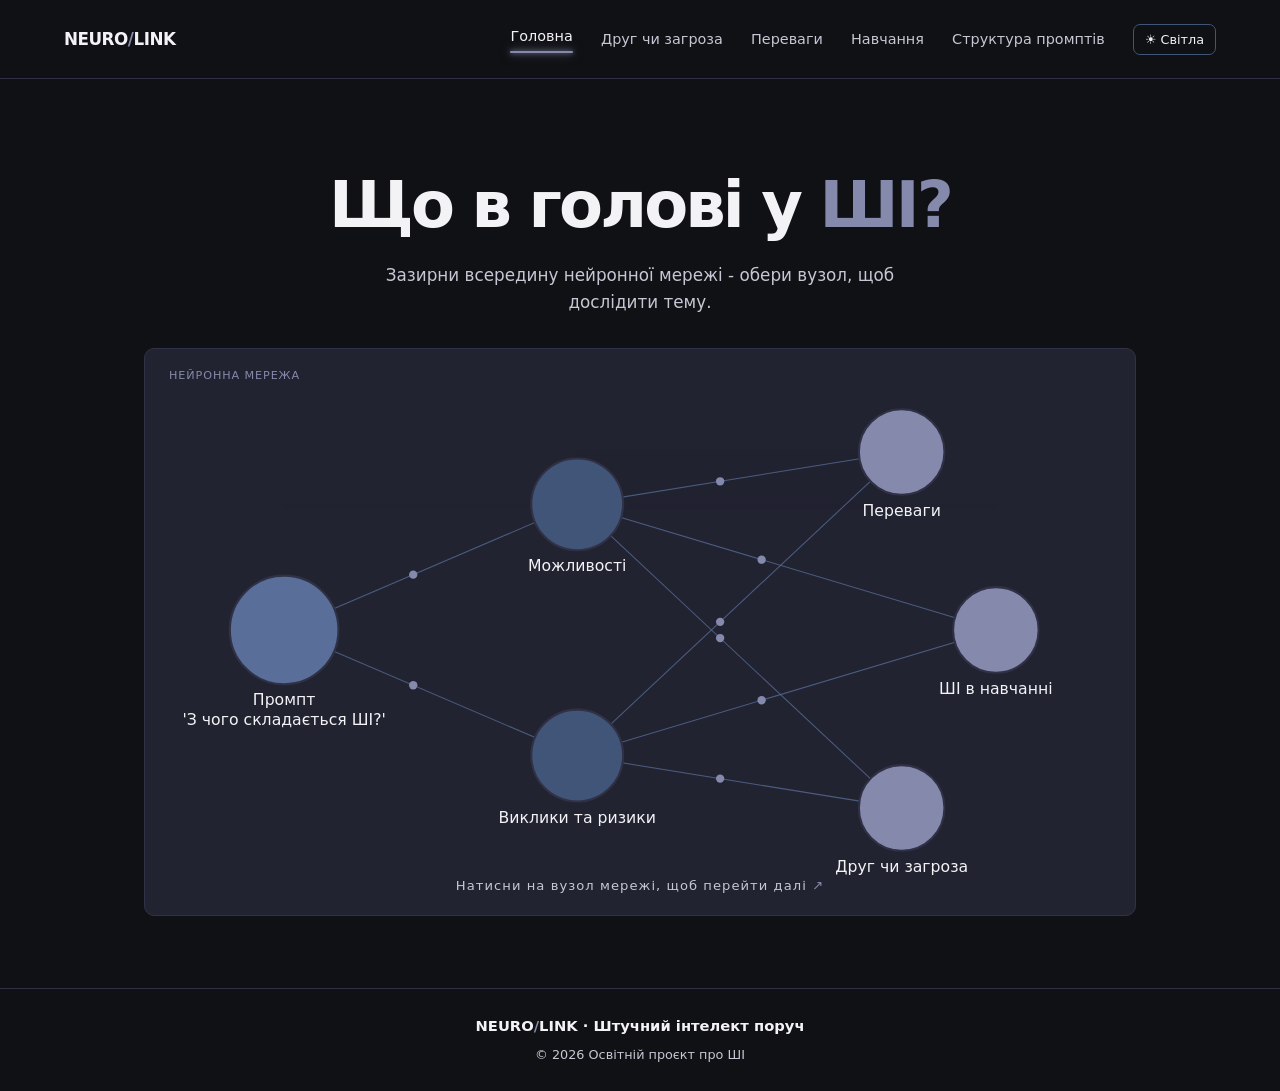
<file: index.html>
<!DOCTYPE html>
<html lang="uk">
<head>
  <meta charset="UTF-8">
  <meta name="viewport" content="width=device-width, initial-scale=1.0">
  <meta name="theme-color" content="#101115">
  <link rel="stylesheet" href="styles.css">
  <title>Що в голові у ШІ? — Нейронна мережа</title>
  <script src="main.js" defer></script>
  <script src="network.js" defer></script>
</head>
<body>
  <header id="site-header"></header>
  <main>
    <section class="network-hero" aria-labelledby="page-title">
      <h1 id="page-title">Що в голові у <span>ШІ?</span></h1>
      <p class="network-intro">Зазирни всередину нейронної мережі - обери вузол, щоб дослідити тему.</p>
      <div class="network-panel">
        <div class="panel-label"><span>НЕЙРОННА МЕРЕЖА</span></div>
        <svg id="net" viewBox="0 0 900 470" role="img" aria-label="Інтерактивна схема нейронної мережі"></svg>
        <p class="network-hint">Натисни на вузол мережі, щоб перейти далі <span>↗</span></p>
      </div>
    </section>
  </main>
  <footer id="site-footer"></footer>
</body>
</html>
</file>
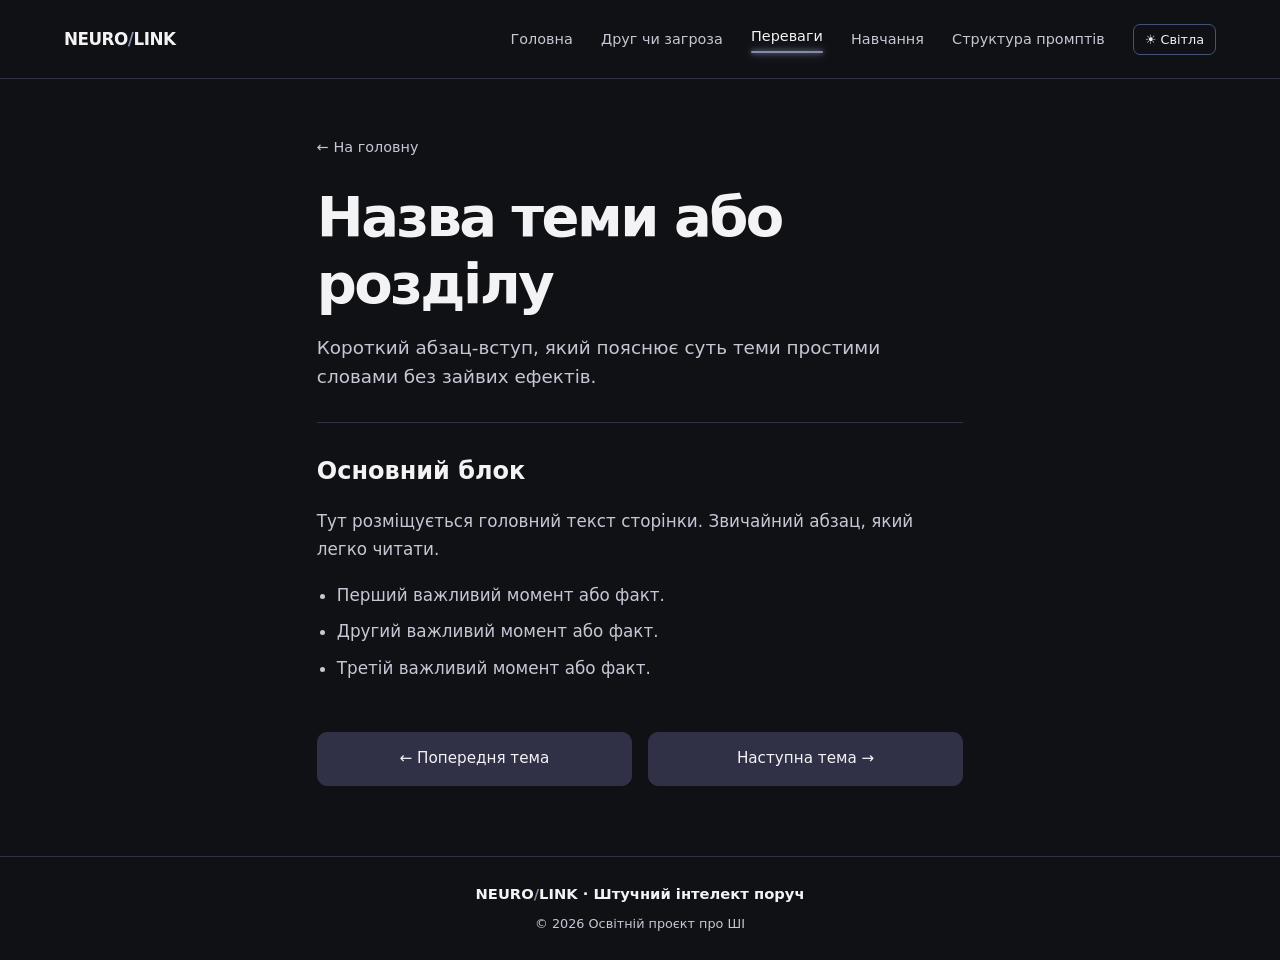
<file: advantagesAI.html>
<!DOCTYPE html>
<html lang="uk">
<head>
    <meta charset="UTF-8">
    <meta name="viewport" content="width=device-width, initial-scale=1.0">
    <meta name="theme-color" content="#101115">
    <link rel="stylesheet" href="styles.css">
    <title>Проста сторінка — NEURO/LINK</title>
    <script src="main.js" defer></script>
</head>
<body>
    <header id="site-header"></header>

    <main class="simple-main">
        <!-- Посилання назад -->
        <a class="simple-back" href="index.html">← На головну</a>

        <!-- Заголовок -->
        <h1 class="simple-title">Назва теми або розділу</h1>
        <p class="simple-lead">Короткий абзац-вступ, який пояснює суть теми простими словами без зайвих ефектів.</p>

        <hr class="simple-divider">

        <!-- Основний контент (перехідник / блоки тексту) -->
        <div class="simple-content">
            <h2>Основний блок</h2>
            <p>Тут розміщується головний текст сторінки. Звичайний абзац, який легко читати.</p>
            
            <ul>
                <li>Перший важливий момент або факт.</li>
                <li>Другий важливий момент або факт.</li>
                <li>Третій важливий момент або факт.</li>
            </ul>
        </div>

        <!-- Блок переходу на інші сторінки -->
        <div class="simple-links">
            <a href="friend or threat.html" class="btn-link">← Попередня тема</a>
            <a href="education.html" class="btn-link">Наступна тема →</a>
        </div>
    </main>

    <footer id="site-footer"></footer>
</body>
</html>
</file>
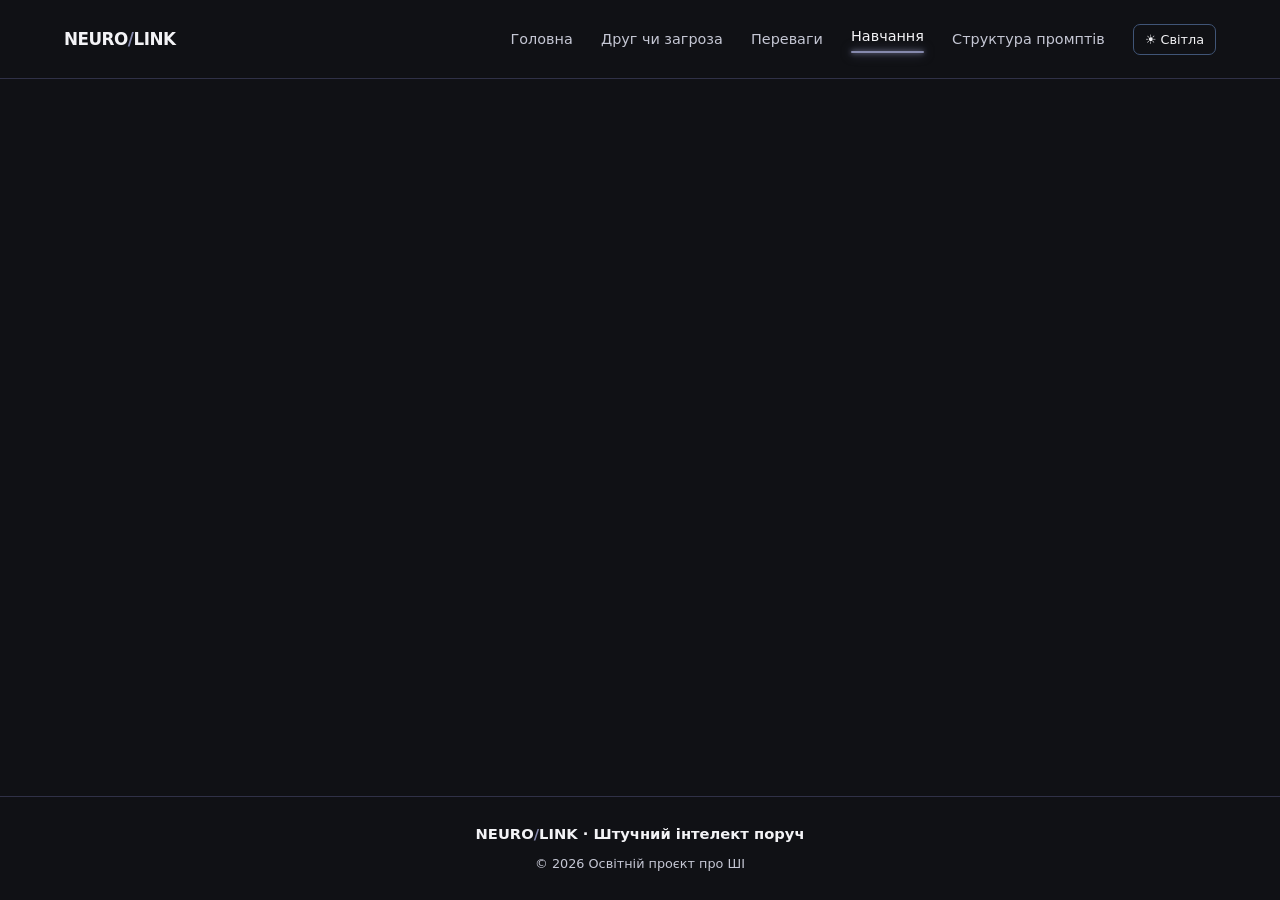
<file: education.html>
<!DOCTYPE html>
<html lang="uk">
<head>
    <meta charset="UTF-8">
    <meta name="viewport" content="width=device-width, initial-scale=1.0">
    <meta name="theme-color" content="#101115">
    <link rel="stylesheet" href="styles.css">
    <title>ШІ в навчанні</title>
    <script src="main.js" defer></script>
</head>
<body>
    <header id="site-header"></header>

    <main>
    </main>

    <footer id="site-footer"></footer>
</body>
</html>
</file>
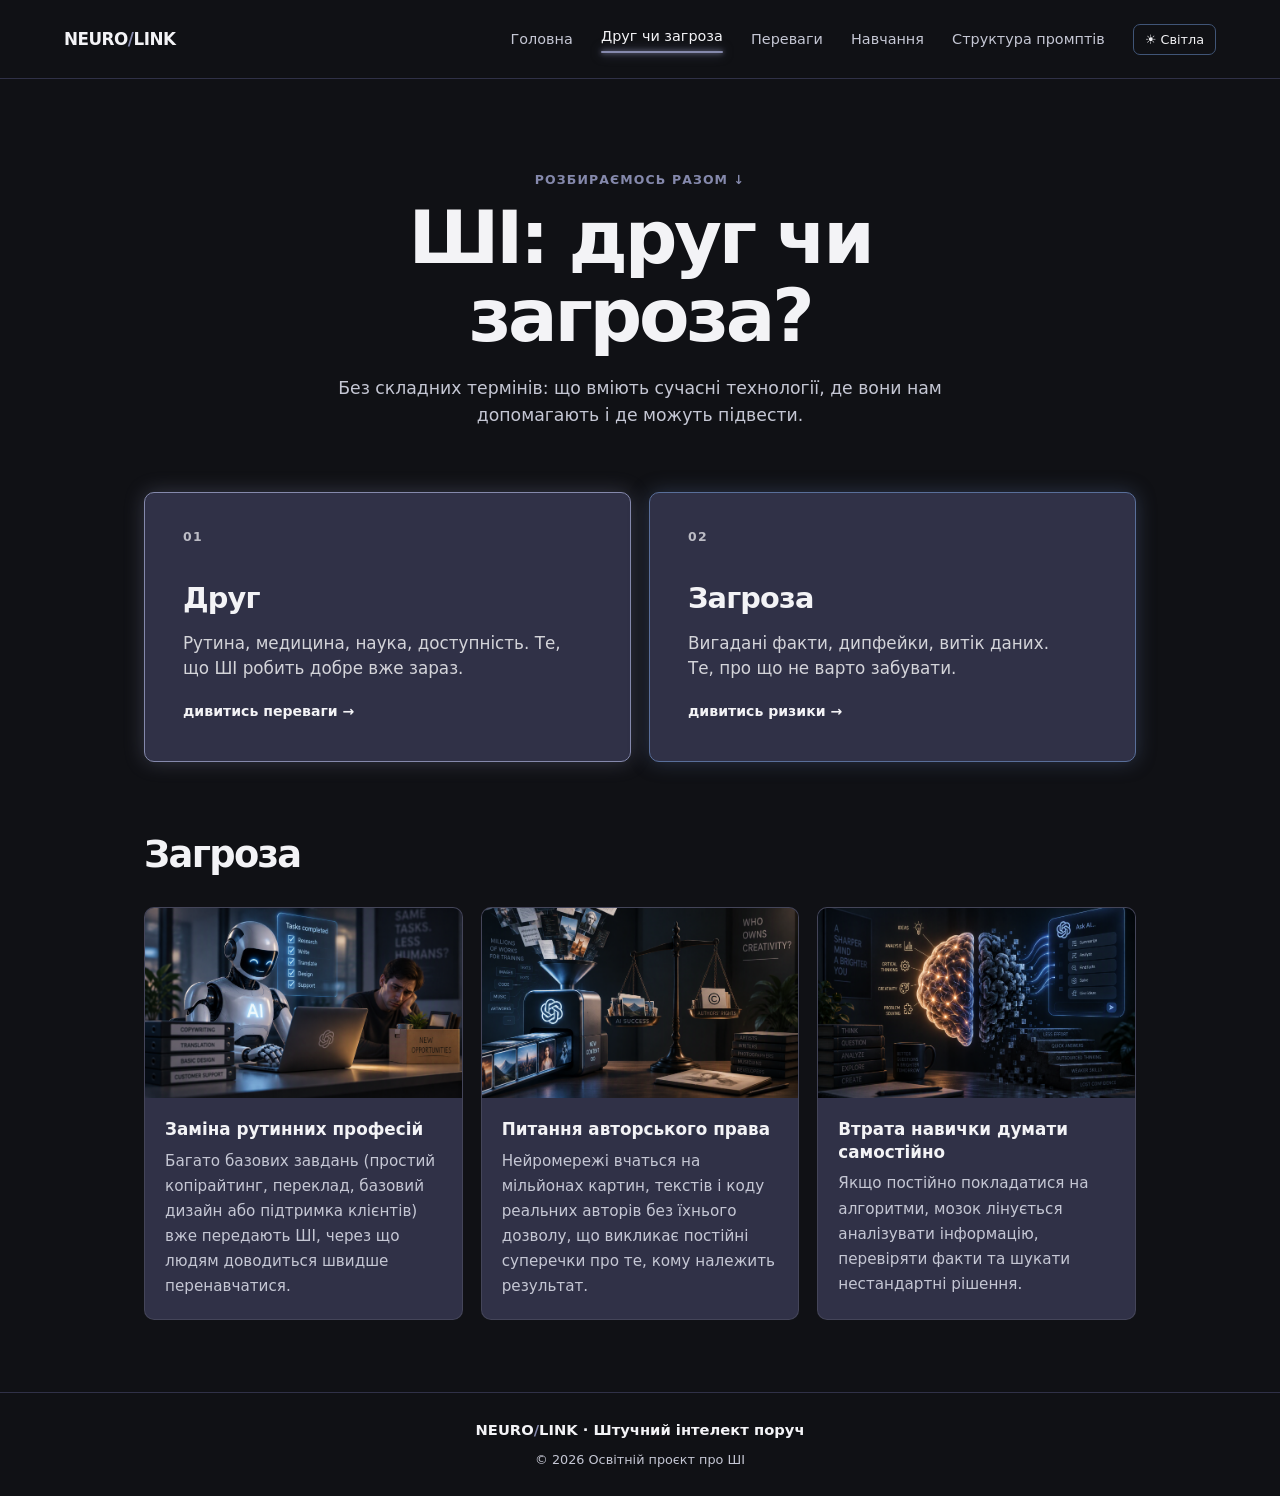
<file: friend or threat.html>
<!DOCTYPE html>
<html lang="uk">
<head>
    <meta charset="UTF-8">
    <meta name="viewport" content="width=device-width, initial-scale=1.0">
    <meta name="theme-color" content="#101115">
    <link rel="stylesheet" href="styles.css">
    <title>Штучний інтелект: друг чи загроза?</title>
    <script src="main.js" defer></script>
</head>
<body>
    <header id="site-header"></header>
 
    <main>
        <section class="hero">
            <p class="note">розбираємось разом ↓</p>
            <h1>ШІ: друг чи загроза?</h1>
            <p class="sub">
                Без складних термінів: що вміють сучасні технології,
                де вони нам допомагають і де можуть підвести.
            </p>
        </section>
 
        <!-- Дві половинки: наводиш мишкою - одна розширюється -->
        <section class="split">
            <a class="half good" href="advantagesAI.html">
                <span class="num">01</span>
                <h2>Друг</h2>
                <p>Рутина, медицина, наука, доступність. Те, що ШІ робить добре вже зараз.</p>
                <span class="go">дивитись переваги →</span>
            </a>
 
            <a class="half bad" href="#risks">
                <span class="num">02</span>
                <h2>Загроза</h2>
                <p>Вигадані факти, дипфейки, витік даних. Те, про що не варто забувати.</p>
                <span class="go">дивитись ризики →</span>
            </a>
        </section>
 
        <!-- <p class="bottom">
            А ще є окрема тема для школярів і студентів:
            <a href="education.html">ШІ в навчанні</a>
        </p> -->
        <h2 class="risk-heading" id="risks">Загроза</h2>
        <div class="cards-container">

    <!-- Карточка 1 -->
    <div class="info-card">
        <img src="Designer.png" alt="Заміна рутинних професій" class="card-image">
        <div class="card-content">
            <h3 class="card-title">Заміна рутинних професій</h3>
            <p class="card-text">Багато базових завдань (простий копірайтинг, переклад, базовий дизайн або підтримка клієнтів) вже передають ШІ, через що людям доводиться швидше перенавчатися.</p>
        </div>
    </div>

    <!-- Карточка 2 -->
    <div class="info-card">
        <img src="authorlaw.png" alt="Питання авторського права" class="card-image">
        <div class="card-content">
            <h3 class="card-title">Питання авторського права</h3>
            <p class="card-text">Нейромережі вчаться на мільйонах картин, текстів і коду реальних авторів без їхнього дозволу, що викликає постійні суперечки про те, кому належить результат.</p>
        </div>
    </div>

    <!-- Карточка 3 -->
    <div class="info-card">
        <img src="думнеи.png" alt="Втрата навички думати самостійно" class="card-image">
        <div class="card-content">
            <h3 class="card-title">Втрата навички думати самостійно</h3>
            <p class="card-text">Якщо постійно покладатися на алгоритми, мозок лінується аналізувати інформацію, перевіряти факти та шукати нестандартні рішення.</p>
        </div>
    </div>

</div>
    
        
    </main>
 
    <footer id="site-footer"></footer>
</body>
</html>
</file>
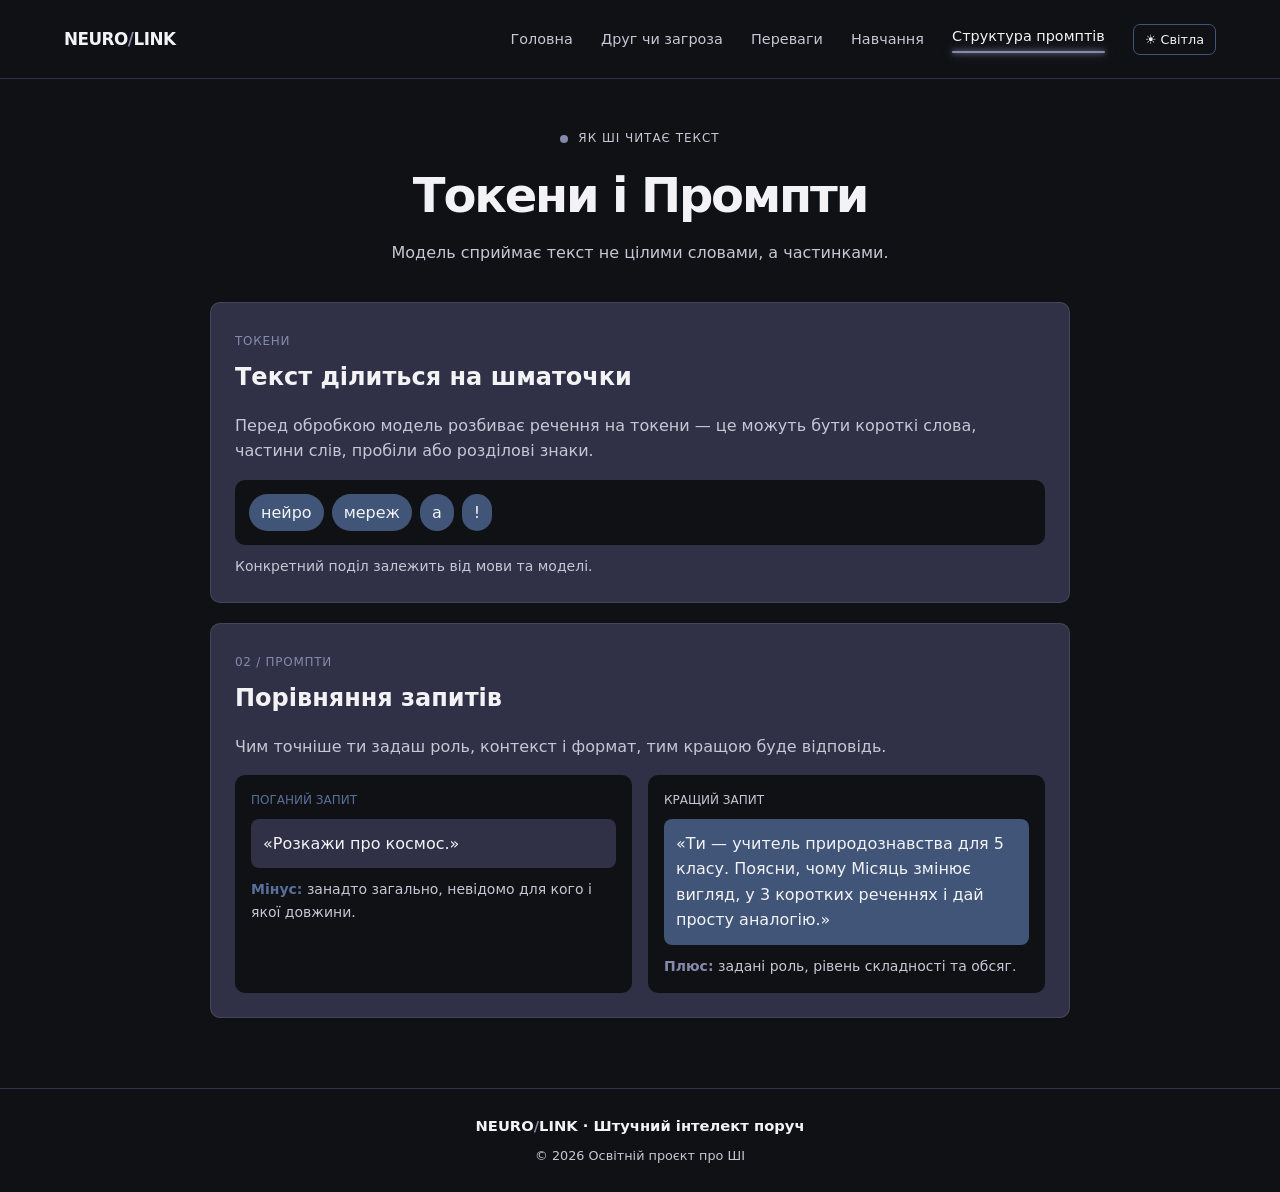
<file: prompt.html>
<!DOCTYPE html>
<html lang="uk">
<head>
  <meta charset="UTF-8">
  <meta name="viewport" content="width=device-width, initial-scale=1.0">
  <meta name="theme-color" content="#101115">
  <meta name="description" content="Як токени та промпти допомагають спілкуватися зі штучним інтелектом.">
  <link rel="stylesheet" href="styles.css">
  <title>Токени і Промпти — NEURO/LINK</title>
  <script src="main.js" defer></script>
</head>
<body class="prompt-theme">
  <header id="site-header"></header>

  <main class="pt-wrap">
    <header class="pt-head">
      <p class="eyebrow"><span class="status-dot"></span> ЯК ШІ ЧИТАЄ ТЕКСТ</p>
      <h1>Токени і Промпти</h1>
      <p class="pt-sub">Модель сприймає текст не цілими словами, а частинками.</p>
    </header>

    
    <section class="pt-box">
      <span class="pt-tag"> Токени</span>
      <h2>Текст ділиться на шматочки</h2>
      <p class="pt-text">Перед обробкою модель розбиває речення на токени — це можуть бути короткі слова, частини слів, пробіли або розділові знаки.</p>

      <div class="pt-tokens">
        <span>нейро</span>
        <span>мереж</span>
        <span>а</span>
        <span>!</span>
      </div>
      <p class="pt-hint">Конкретний поділ залежить від мови та моделі.</p>
    </section>

    <!-- Блок 2: Сравнение промптов в две колонки -->
    <section class="pt-box">
      <span class="pt-tag">02 / Промпти</span>
      <h2>Порівняння запитів</h2>
      <p class="pt-text">Чим точніше ти задаш роль, контекст і формат, тим кращою буде відповідь.</p>

      <div class="pt-compare">
        <div class="pt-col pt-bad">
          <span class="pt-status">Поганий запит</span>
          <p class="pt-msg">«Розкажи про космос.»</p>
          <p class="pt-hint"><strong>Мінус:</strong> занадто загально, невідомо для кого і якої довжини.</p>
        </div>

        <div class="pt-col pt-good">
          <span class="pt-status">Кращий запит</span>
          <p class="pt-msg">«Ти — учитель природознавства для 5 класу. Поясни, чому Місяць змінює вигляд, у 3 коротких реченнях і дай просту аналогію.»</p>
          <p class="pt-hint"><strong>Плюс:</strong> задані роль, рівень складності та обсяг.</p>
        </div>
      </div>
    </section> 
  </main>

  <footer id="site-footer"></footer>
</body>
</html>
</file>
<file: styles.css>
/* Палитра теми */
:root {
  color-scheme: dark;
  --page-bg: #101115;
  --surface: #303147;
  --surface-raised: #405577;
  --accent-strong: #596f9a;
  --accent: #8589ac;
  --text: #f3f3f6;
  --muted: #c5c7d4;
}

:root[data-theme="light"] {
  color-scheme: light;
  --page-bg: #f5f6fa;
  --surface: #e5e7ef;
  --surface-raised: #cbd2e4;
  --accent-strong: #596f9a;
  --accent: #405577;
  --text: #202235;
  --muted: #50566d;
}

/* Стилі сторінок про штучний інтелект */

* {
  box-sizing: border-box;
}

body {
  margin: 0;
  min-height: 100vh;
  display: flex;
  flex-direction: column;
  background: var(--page-bg);
  color: var(--text);
  font-family: "Unbounded", sans-serif;
}

main {
  flex: 1;
}

/* ---------- Меню (його малює main.js) ---------- */
.nav-container {
  padding: 18px 6%;
  border-bottom: 2px dashed var(--surface);
}

.nav-menu {
  list-style: none;
  margin: 0;
  padding: 0;
  display: flex;
  justify-content: center;
  flex-wrap: wrap;
  gap: 28px;
}

.nav-item a {
  color: var(--muted);
  text-decoration: none;
  font-size: 0.85rem;
  padding-bottom: 4px;
  transition: color 0.2s;
}

.nav-item a:hover {
  color: var(--text);
}

.nav-item a.active {
  color: var(--text);
}

/* ---------- Верхній блок ---------- */
.hero {
  text-align: center;
  padding: 70px 6% 40px;
}

.note {
  font-family: "Caveat", cursive;
  font-size: 1.8rem;
  margin: 0 0 10px;
  transform: rotate(-3deg);
}

h1 {
  font-size: clamp(1.8rem, 5vw, 3rem);
  line-height: 1.2;
  font-weight: 600;
  margin: 0 auto;
  max-width: 900px;
}

.risk-heading {
  text-align: center;
  font-size: clamp(1.7rem, 4vw, 2.4rem);
  margin: 0 auto 28px;
  scroll-margin-top: 24px;
}

.sub {
  font-family: system-ui, sans-serif;
  font-size: 1.15rem;
  line-height: 1.6;
  color: var(--muted);
  max-width: 560px;
  margin: 25px auto 0;
}

/* ---------- Дві половинки ---------- */
.split {
  display: flex;
  gap: 20px;
  padding: 30px 6% 50px;
  min-height: 380px;
}

.half {
  flex: 1;
  display: flex;
  flex-direction: column;
  justify-content: flex-end;
  padding: 30px;
  border-radius: 24px;
  text-decoration: none;
  color: var(--page-bg);
  transition: flex 0.5s ease, transform 0.3s ease;
}

.half:hover {
  flex: 1.5;
  transform: rotate(-0.7deg);
}

.good {
  background: var(--accent);
}

.bad {
  background: var(--accent-strong);
}

.num {
  font-family: "Caveat", cursive;
  font-size: 2.4rem;
  margin-bottom: auto;
}

.half h2 {
  font-size: 2.2rem;
  margin: 0 0 10px;
}

.half p {
  font-family: system-ui, sans-serif;
  font-size: 1.05rem;
  line-height: 1.5;
  margin: 0 0 20px;
  max-width: 340px;
}

.go {
  font-weight: 700;
  font-size: 0.85rem;
}

/* ---------- Нижній рядок ---------- */
.bottom {
  text-align: center;
  font-family: system-ui, sans-serif;
  color: var(--muted);
  padding: 0 6% 50px;
  margin: 0;
}

/* ---------- Футер (його теж малює main.js) ---------- */
#site-footer {
  border-top: 2px dashed var(--surface);
}

.footer-inner {
  padding: 28px 6%;
  text-align: center;
  font-family: system-ui, sans-serif;
}

.footer-title {
  margin: 0 0 8px;
  font-weight: 600;
}

.footer-copy {
  margin: 0;
  font-size: 0.85rem;
  color: var(--muted);
}

/* ---------- Телефон ---------- */
@media (max-width: 700px) {
  .split {
    flex-direction: column;
  }

  .half:hover {
    flex: 1;
    transform: none;
  }
}

/* ---------- Головна: інтерактивна нейронна мережа ---------- */
.network-hero {
  max-width: 1160px;
  margin: 0 auto;
  padding: 68px 5% 60px;
  text-align: center;
}

.eyebrow, .panel-label, .network-hint {
  font-family: system-ui, sans-serif;
  letter-spacing: 0.08em;
}

.eyebrow {
  display: flex;
  align-items: center;
  justify-content: center;
  gap: 10px;
  margin: 0 0 18px;
  color: var(--muted);
  font-size: 0.75rem;
}

.status-dot {
  width: 8px;
  height: 8px;
  border-radius: 50%;
  background: var(--accent);
}

.network-hero h1 span { color: var(--accent); }

.network-intro {
  max-width: 560px;
  margin: 18px auto 32px;
  color: var(--muted);
  font-family: system-ui, sans-serif;
  font-size: 1rem;
  line-height: 1.6;
}

.network-panel {
  max-width: 1000px;
  margin: 0 auto;
  overflow: hidden;
  padding: 16px 24px 10px;
  border: 1px solid var(--surface);
  border-radius: 12px;
  background: var(--surface);
}

.panel-label {
  display: flex;
  justify-content: space-between;
  color: var(--muted);
  font-size: 0.7rem;
}

.panel-label span:last-child { color: var(--accent); }

#net {
  display: block;
  width: 100%;
  height: auto;
  min-height: 300px;
  max-height: 540px;
  overflow: visible;
}

#net line { stroke: var(--accent-strong); stroke-width: 1.5; }
#net circle {
  stroke: var(--surface);
  stroke-width: 3px;
  transform-box: fill-box;
  transform-origin: center;
  transition: transform 0.2s;
}
#net .signal { fill: var(--accent); stroke: none; transition: none; }
#net .blue { fill: var(--accent-strong); }
#net .pink { fill: var(--surface-raised); }
#net .green { fill: var(--accent); }
#net a:hover circle { transform: scale(1.1); }
#net text { fill: var(--text); font-family: system-ui, sans-serif; font-size: 15px; text-anchor: middle; }
#net a:hover text { fill: var(--accent); }

.network-hint {
  margin: 0 0 8px;
  color: var(--muted);
  font-size: 0.7rem;
}

.network-hint span { color: var(--accent); }

.brand-item { margin-right: auto; list-style: none; }
.nav-menu { align-items: center; }
.nav-brand {
  color: var(--text);
  font-size: 1rem;
  font-weight: 700;
  letter-spacing: -0.04em;
  text-decoration: none;
}
.nav-brand span, .footer-title span { color: var(--accent); }
.footer-inner { border-top: 0; }
.footer-title { color: var(--text); }

@media (max-width: 700px) {
  .nav-menu { gap: 16px; }
  .nav-brand { font-size: 0.85rem; }
  .nav-item a { font-size: 0.75rem; }
  .network-hero { padding: 48px 5% 42px; }
  .network-panel { padding: 14px 10px 8px; }
  #net { min-height: 230px; }
  .panel-label { font-size: 0.58rem; }
  .network-hint { font-size: 0.6rem; }
}

/* ---------- Упрощенный дизайн для main ---------- */
.simple-main {
  max-width: 720px;
  margin: 0 auto;
  padding: 50px 6% 70px;
}

.simple-back {
  display: inline-block;
  color: var(--muted);
  text-decoration: none;
  font-family: system-ui, sans-serif;
  font-size: 0.9rem;
  margin-bottom: 24px;
}

.simple-back:hover {
  color: var(--text);
}

.simple-title {
  font-size: clamp(2rem, 4vw, 2.8rem);
  margin: 0 0 16px;
  line-height: 1.2;
}

.simple-lead {
  font-family: system-ui, sans-serif;
  font-size: 1.15rem;
  color: var(--muted);
  line-height: 1.6;
  margin: 0 0 30px;
}

.simple-divider {
  border: none;
  border-top: 1px solid var(--surface);
  margin: 30px 0;
}

.simple-content h2 {
  font-size: 1.5rem;
  margin: 30px 0 12px;
}

.simple-content p, 
.simple-content li {
  font-family: system-ui, sans-serif;
  font-size: 1.05rem;
  line-height: 1.7;
  color: var(--muted);
}

.simple-content ul {
  margin: 16px 0;
  padding-left: 20px;
}

.simple-content li {
  margin-bottom: 8px;
}

/* Кнопки-переходники внизу */
.simple-links {
  display: flex;
  gap: 16px;
  margin-top: 50px;
}

.btn-link {
  flex: 1;
  padding: 14px 20px;
  text-align: center;
  background: var(--surface);
  border: 1px solid var(--surface);
  border-radius: 12px;
  color: var(--text);
  text-decoration: none;
  font-family: system-ui, sans-serif;
  font-size: 0.95rem;
  transition: background 0.2s, border-color 0.2s;
}

.btn-link:hover {
  background: var(--surface-raised);
  border-color: var(--accent);
}

@media (max-width: 600px) {
  .simple-links {
    flex-direction: column;
  }
}

/* карточки в виде кода */
.cards-container {
  margin: 0 auto;
  display: grid;
  grid-template-columns: repeat(auto-fit, minmax(280px, 1fr));
  gap: 24px;
  width: 100%;
  max-width: 1100px;
}

.info-card {
    background-color: #1e1e1e;
    border-radius: 12px;
    overflow: hidden;
    border: 1px solid #333333;
    box-shadow: 0 10px 25px rgba(0, 0, 0, 0.4);
    display: flex;
    flex-direction: column;
    transition: transform 0.3s ease, box-shadow 0.3s ease, border-color 0.3s ease;
}

.info-card:hover {
    transform: translateY(-4px);
    border-color: #555555;
    box-shadow: 0 15px 35px rgba(0, 0, 0, 0.6);
}

.card-image {
    width: 100%;
    height: 180px;
    object-fit: cover;
    display: block;
}

.card-content {
    padding: 18px 20px;
    display: flex;
    flex-direction: column;
    gap: 10px;
}

.card-title {
    margin: 0;
    font-size: 18px;
    line-height: 1.35;
    color: #ffffff;
}

.card-text {
    margin: 0;
    font-size: 14px;
    line-height: 1.6;
    color: #cccccc;
}
/* риски стили карточек */


.pt-wrap {
  max-width: 960px;
  margin: 0 auto;
  padding: 50px 20px;
  font-family: system-ui, -apple-system, sans-serif;
  line-height: 1.6;
}

.pt-wrap * {
  transform: none;
  font-family: inherit;
}

.pt-head,
.pt-foot {
  text-align: center;
}

.pt-head {
  margin-bottom: 36px;
}

.pt-head h1 span,
.pt-tag,
.pt-good .pt-hint strong {
  color: var(--accent);
}

.pt-sub,
.pt-text,
.pt-hint,
.pt-tip,
.pt-foot {
  color: var(--muted);
}

.pt-box {
  margin-bottom: 20px;
  padding: 24px;
  border-radius: 14px;
  background: var(--surface);
}

.pt-box h2 {
  margin: 6px 0 10px;
}

.pt-tag {
  font-size: 12px;
  text-transform: uppercase;
  letter-spacing: 0.06em;
}

.pt-tokens {
  display: flex;
  flex-wrap: wrap;
  gap: 8px;
  margin: 16px 0 10px;
  padding: 14px;
  border-radius: 10px;
  background: var(--page-bg);
}

.pt-tokens span {
  padding: 6px 12px;
  border-radius: 20px;
  background: var(--surface-raised);
  color: var(--text);
}

.pt-compare {
  display: grid;
  grid-template-columns: 1fr 1fr;
  gap: 16px;
  margin-top: 16px;
}

.pt-col {
  padding: 16px;
  border-radius: 10px;
  background: var(--page-bg);
}

.pt-status {
  display: block;
  margin-bottom: 8px;
  font-size: 12px;
  text-transform: uppercase;
  color: var(--muted);
}

.pt-bad .pt-status,
.pt-bad .pt-hint strong {
  color: var(--accent-strong);
}

.pt-msg {
  margin: 0 0 10px;
  padding: 12px;
  border-radius: 8px;
  background: var(--surface);
  color: var(--text);
}

.pt-good .pt-msg {
  background: var(--surface-raised);
}

.pt-hint {
  margin: 0;
  font-size: 14px;
}

.pt-tip {
  margin: 24px 0 14px;
  padding: 14px 18px;
  border-left: 3px solid var(--accent);
  background: var(--surface);
}

@media (max-width: 720px) {
  .pt-compare {
    grid-template-columns: 1fr;
  }
}

.theme-toggle {
  padding: 7px 12px;
  border: 1px solid var(--accent-strong);
  border-radius: 20px;
  background: var(--surface);
  color: var(--text);
  cursor: pointer;
}

/* Перемикач теми */
.theme-toggle {
  padding: 8px 12px;
  border: 1px solid var(--accent-strong);
  border-radius: 999px;
  background: var(--surface);
  color: var(--text);
  font: 0.8rem system-ui, sans-serif;
  cursor: pointer;
}

.theme-toggle:hover {
  background: var(--surface-raised);
}

.theme-toggle:focus-visible {
  outline: 2px solid var(--accent);
  outline-offset: 3px;
}

@media (max-width: 700px) {
  .theme-toggle { padding: 6px 9px; }
}

/* Спокійна редакційна подача зі збереженням палітри сайту */
:root {
  --page-bg: #101115;
  --surface: #303147;
  --surface-raised: #405577;
  --accent-strong: #596f9a;
  --accent: #8589ac;
  --text: #f3f3f6;
  --muted: #c5c7d4;
  --content-width: 1120px;
}

:root[data-theme="light"] {
  --page-bg: #f5f6fa;
  --surface: #e5e7ef;
  --surface-raised: #cbd2e4;
  --accent-strong: #596f9a;
  --accent: #405577;
  --text: #202235;
  --muted: #50566d;
}

body {
  background: var(--page-bg);
  color: var(--text);
  font-family: Inter, "Segoe UI", system-ui, -apple-system, sans-serif;
  line-height: 1.55;
  -webkit-font-smoothing: antialiased;
}

.nav-container {
  max-width: 1320px;
  margin: 0 auto;
  padding: 18px 5%;
  border-bottom: 1px solid var(--surface);
}

.nav-menu {
  justify-content: flex-end;
  gap: clamp(14px, 2.2vw, 30px);
}

.brand-item { margin-right: auto; }
.nav-brand { font-size: 1.05rem; letter-spacing: -0.03em; }
.nav-item a {
  display: inline-block;
  padding: 7px 0;
  font-size: 0.9rem;
  transition: color 0.18s ease;
}
.nav-item a.active { color: var(--accent); }
.nav-item a.active::after {
  display: block;
  height: 2px;
  margin-top: 4px;
  background: var(--accent);
  content: "";
}

.hero {
  max-width: var(--content-width);
  margin: 0 auto;
  padding: clamp(54px, 8vw, 92px) 5% 38px;
}

.note {
  color: var(--accent);
  font: 600 0.78rem/1.4 system-ui, sans-serif;
  letter-spacing: 0.09em;
  text-transform: uppercase;
  transform: none;
}

h1, .simple-title, .risk-heading {
  letter-spacing: -0.045em;
  font-weight: 650;
}

.hero h1 {
  max-width: 760px;
  margin-left: 0;
  font-size: clamp(2.4rem, 6vw, 4.6rem);
  line-height: 1.06;
}

.sub {
  max-width: 620px;
  margin: 20px 0 0;
  font-size: 1.08rem;
}

.split {
  max-width: var(--content-width);
  margin: 0 auto;
  padding: 24px 5% 64px;
  gap: 18px;
  min-height: 0;
}

.half {
  min-height: 270px;
  padding: clamp(24px, 3vw, 38px);
  border: 1px solid color-mix(in srgb, var(--text) 12%, transparent);
  border-radius: 10px;
  color: var(--text);
  transition: background-color 0.2s ease, border-color 0.2s ease;
}

.half:hover {
  flex: 1.04;
  transform: none;
  border-color: var(--text);
}

.good { background: var(--surface); }
.bad { background: var(--surface-raised); }
.num {
  color: color-mix(in srgb, var(--text) 72%, transparent);
  font: 600 0.78rem/1 system-ui, sans-serif;
  letter-spacing: 0.1em;
}
.half h2 { margin-top: auto; font-size: 1.8rem; letter-spacing: -0.03em; }
.half p { max-width: 390px; color: color-mix(in srgb, var(--text) 84%, transparent); }
.go { font-size: 0.88rem; }

.risk-heading {
  max-width: var(--content-width);
  margin: 0 auto 24px;
  padding: 0 5%;
  text-align: left;
  font-size: clamp(1.7rem, 3vw, 2.3rem);
}

.cards-container {
  max-width: var(--content-width);
  padding: 0 5% 72px;
  gap: 18px;
}
.info-card {
  background: var(--surface);
  border: 1px solid color-mix(in srgb, var(--text) 10%, transparent);
  border-radius: 10px;
  box-shadow: none;
  transition: border-color 0.2s ease, transform 0.2s ease;
}
.info-card:hover {
  transform: translateY(-2px);
  border-color: var(--accent);
  box-shadow: none;
}
.card-image { height: 190px; }
.card-content { padding: 20px; gap: 8px; }
.card-title { color: var(--text); font-size: 1.05rem; }
.card-text { color: var(--muted); font: 0.95rem/1.65 system-ui, sans-serif; }

.network-hero {
  max-width: var(--content-width);
  padding: clamp(54px, 8vw, 88px) 5% 72px;
}
.network-hero h1 { font-size: clamp(2.4rem, 6vw, 4rem); }
.network-hero h1 span { color: var(--accent); }
.network-intro { font-size: 1.05rem; }
.network-panel {
  padding: 18px 24px 10px;
  border: 1px solid var(--surface);
  border-radius: 10px;
  background: color-mix(in srgb, var(--surface) 55%, var(--page-bg));
}
#net line { stroke-width: 1; opacity: 0.75; }
#net circle { stroke-width: 2px; }
.network-hint { font-size: 0.82rem; }

.simple-main { max-width: 800px; padding-top: 56px; }
.simple-title { font-size: clamp(2.2rem, 5vw, 3.5rem); }
.simple-content p, .simple-content li { font-family: inherit; }
.btn-link, .pt-box { border-radius: 10px; }
.pt-wrap { max-width: 900px; }
.pt-box { border: 1px solid color-mix(in srgb, var(--text) 10%, transparent); }

.theme-toggle {
  padding: 7px 11px;
  border: 1px solid var(--surface-raised);
  border-radius: 7px;
  background: transparent;
  transition: background-color 0.18s ease;
}
.theme-toggle:hover { background: var(--surface); }

#site-footer { border-top: 1px solid var(--surface); }
.footer-inner { max-width: 1320px; margin: 0 auto; padding: 26px 5%; }
.footer-title { font-size: 0.92rem; }
.footer-copy { font-size: 0.8rem; }

:focus-visible { outline: 2px solid var(--accent); outline-offset: 3px; }

@media (max-width: 700px) {
  .nav-container { padding: 14px 5%; }
  .nav-menu { justify-content: center; gap: 10px 18px; }
  .brand-item { width: 100%; margin: 0; text-align: center; }
  .nav-item a { font-size: 0.78rem; }
  .hero { text-align: left; }
  .split { flex-direction: column; }
  .half { min-height: 220px; }
  .half:hover { flex: 1; }
  .risk-heading { text-align: left; }
  .network-hero { padding: 48px 5% 54px; }
  .network-panel { padding: 14px 10px 8px; }
  .simple-links { flex-direction: column; }
}

@media (prefers-reduced-motion: reduce) {
  *, *::before, *::after { scroll-behavior: auto !important; transition-duration: 0.01ms !important; }
}

/* Заголовок и светящиеся блоки на странице «Друг чи загроза» */
.hero {
  text-align: center;
}

.hero h1 {
  margin-right: auto;
  margin-left: auto;
}

.sub {
  margin-right: auto;
  margin-left: auto;
}

.half {
  position: relative;
  overflow: hidden;
  border: 1px solid var(--accent);
  background: var(--surface);
  box-shadow: 0 0 18px color-mix(in srgb, var(--accent) 28%, transparent);
  transition: box-shadow 0.2s ease, border-color 0.2s ease, transform 0.2s ease;
}

.half.good {
  border-color: var(--accent);
  box-shadow: 0 0 20px color-mix(in srgb, var(--accent) 32%, transparent);
}

.half.bad {
  border-color: var(--accent-strong);
  box-shadow: 0 0 20px color-mix(in srgb, var(--accent-strong) 38%, transparent);
}

.half:hover,
.half:focus-visible {
  flex: 1.04;
  transform: translateY(-2px);
  border-color: var(--text);
  box-shadow: 0 0 28px color-mix(in srgb, var(--accent) 48%, transparent);
}

@media (max-width: 700px) {
  .hero { text-align: center; }
}

.nav-item a.active {
  color: var(--text);
  text-shadow: 0 0 10px color-mix(in srgb, var(--accent) 75%, transparent);
}

.nav-item a.active::after {
  border-radius: 2px;
  box-shadow: 0 0 8px color-mix(in srgb, var(--accent) 80%, transparent);
}

.nav-item a.active {
  text-shadow: none;
}

.nav-item a.active::after {
  height: 2px;
  background: var(--accent);
  box-shadow: 0 0 5px var(--accent), 0 0 12px color-mix(in srgb, var(--accent) 70%, transparent);
}
</file>
